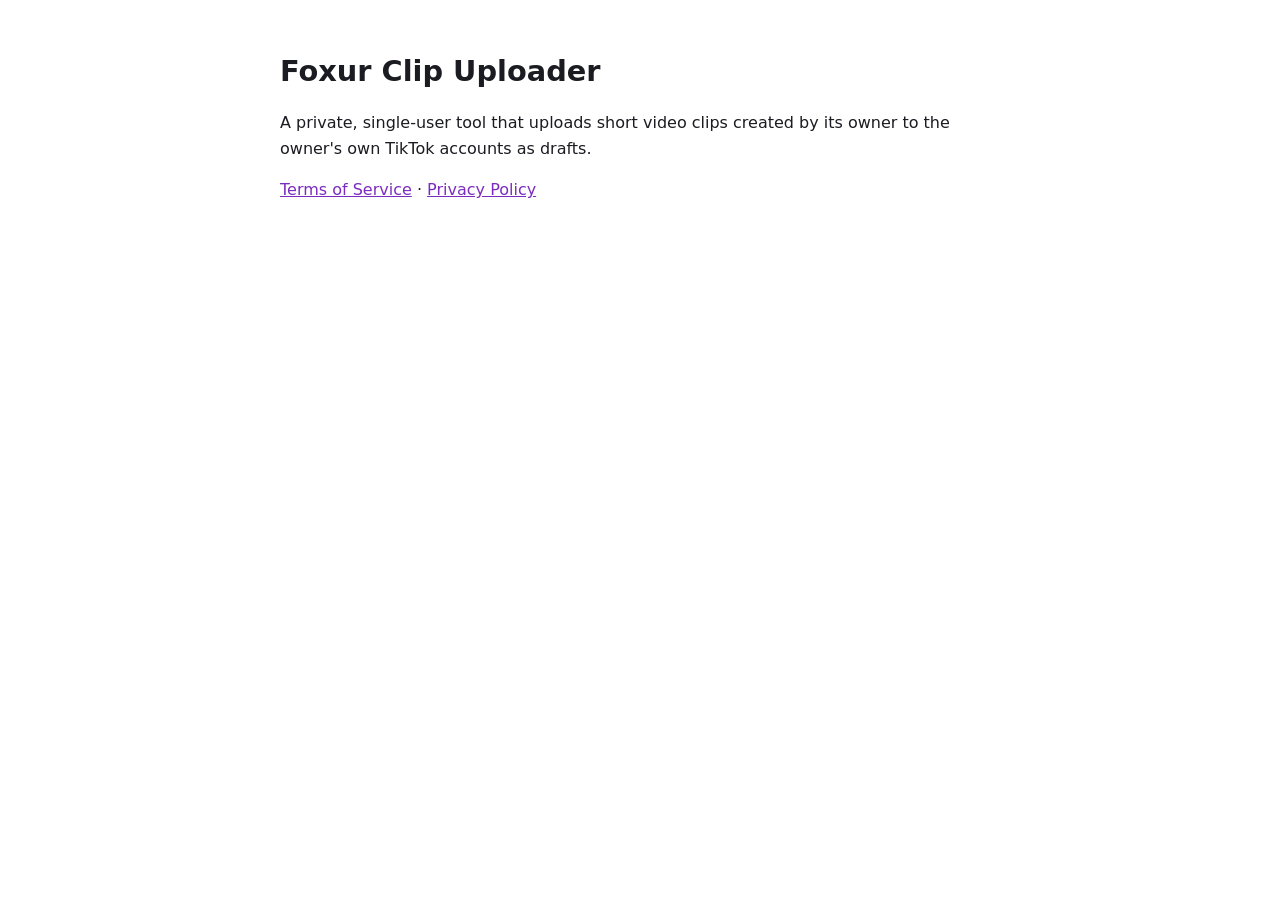
<file: index.html>
<!DOCTYPE html><html lang="en"><head><meta charset="utf-8"><meta name="viewport" content="width=device-width,initial-scale=1"><title>Foxur Clip Uploader</title><link rel="stylesheet" href="style.css"></head><body>
<h1>Foxur Clip Uploader</h1><p>A private, single-user tool that uploads short video clips created by its owner to the owner's own TikTok accounts as drafts.</p>
<p><a href="terms.html">Terms of Service</a> · <a href="privacy.html">Privacy Policy</a></p></body></html>
</file>
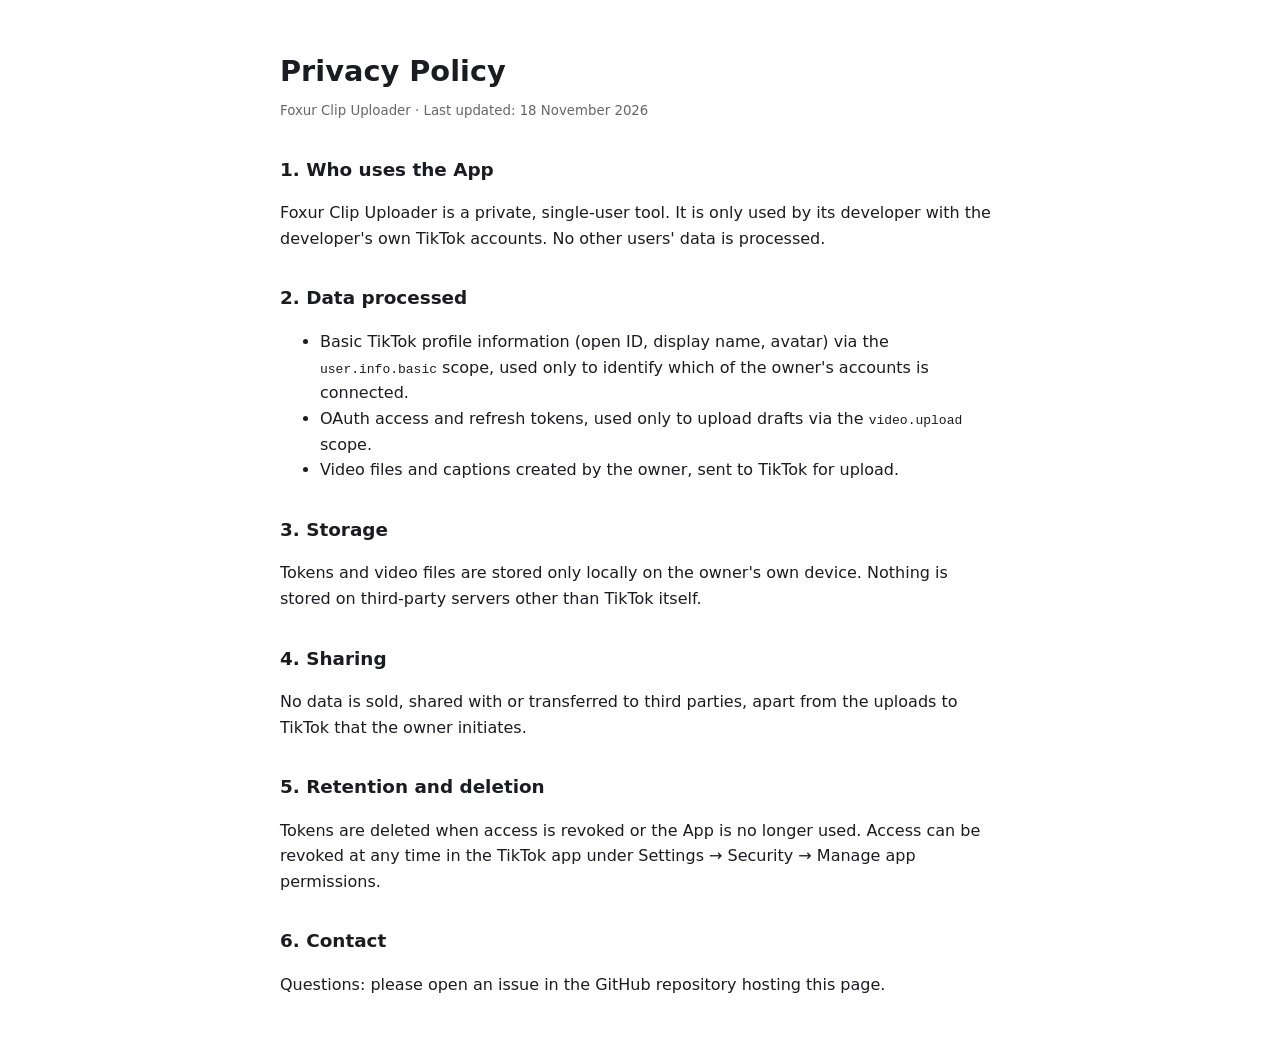
<file: privacy.html>
<!DOCTYPE html><html lang="en"><head><meta charset="utf-8"><meta name="viewport" content="width=device-width,initial-scale=1"><title>Privacy Policy – Foxur Clip Uploader</title><link rel="stylesheet" href="style.css"></head><body>
<h1>Privacy Policy</h1><small>Foxur Clip Uploader · Last updated: 18 November 2026</small>
<h2>1. Who uses the App</h2><p>Foxur Clip Uploader is a private, single-user tool. It is only used by its developer with the developer's own TikTok accounts. No other users' data is processed.</p>
<h2>2. Data processed</h2><ul><li>Basic TikTok profile information (open ID, display name, avatar) via the <code>user.info.basic</code> scope, used only to identify which of the owner's accounts is connected.</li><li>OAuth access and refresh tokens, used only to upload drafts via the <code>video.upload</code> scope.</li><li>Video files and captions created by the owner, sent to TikTok for upload.</li></ul>
<h2>3. Storage</h2><p>Tokens and video files are stored only locally on the owner's own device. Nothing is stored on third-party servers other than TikTok itself.</p>
<h2>4. Sharing</h2><p>No data is sold, shared with or transferred to third parties, apart from the uploads to TikTok that the owner initiates.</p>
<h2>5. Retention and deletion</h2><p>Tokens are deleted when access is revoked or the App is no longer used. Access can be revoked at any time in the TikTok app under Settings → Security → Manage app permissions.</p>
<h2>6. Contact</h2><p>Questions: please open an issue in the GitHub repository hosting this page.</p>
</body></html>
</file>
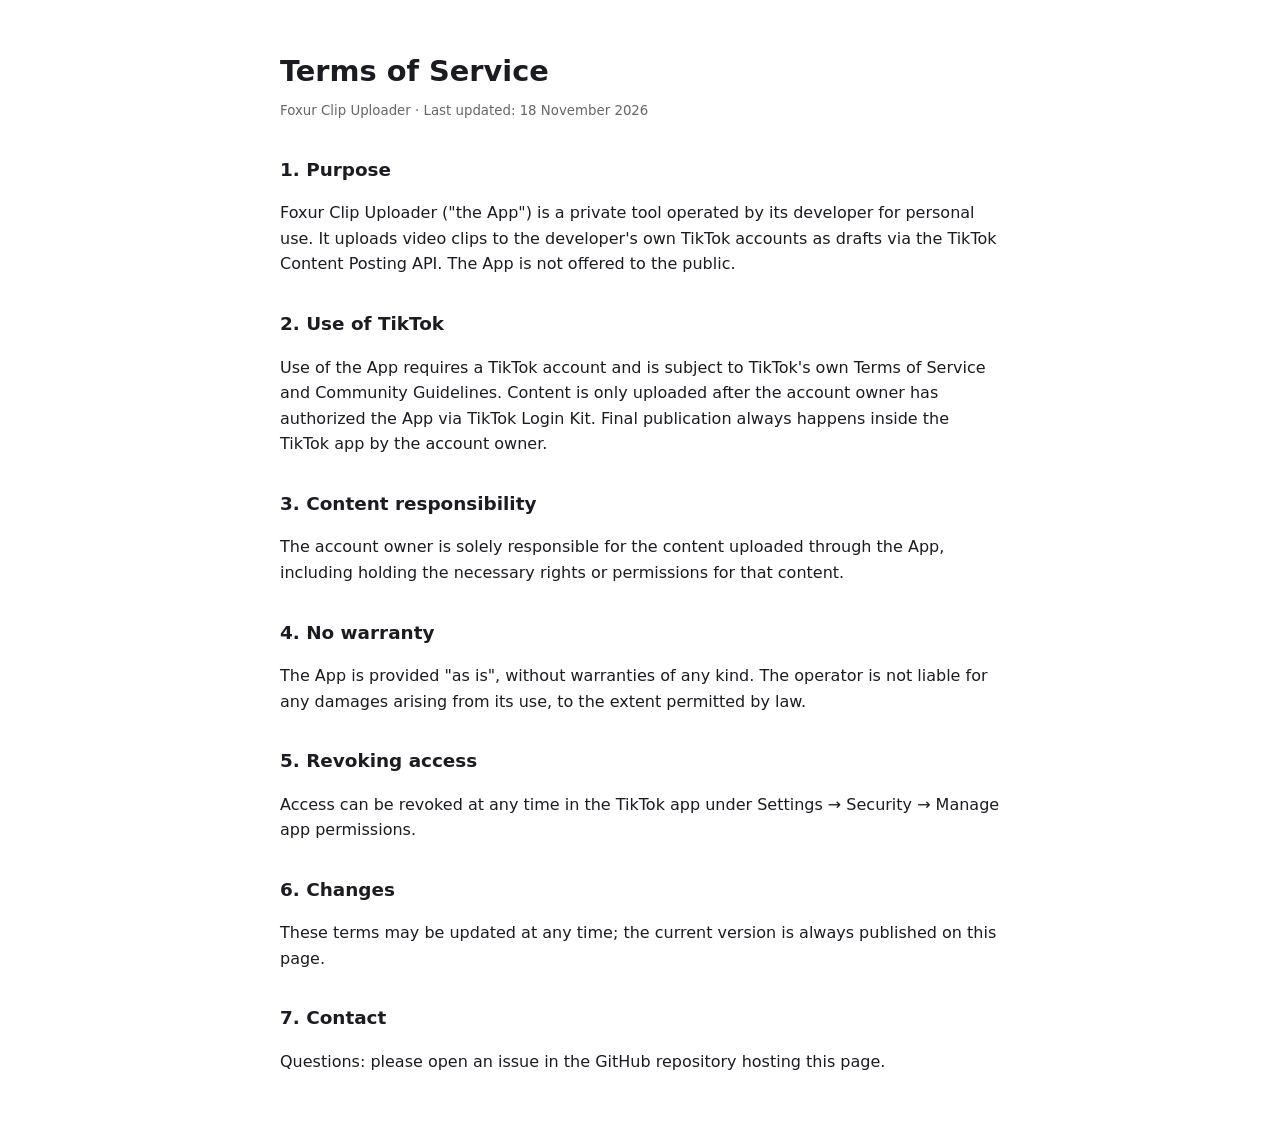
<file: terms.html>
<!DOCTYPE html><html lang="en"><head><meta charset="utf-8"><meta name="viewport" content="width=device-width,initial-scale=1"><title>Terms of Service – Foxur Clip Uploader</title><link rel="stylesheet" href="style.css"></head><body>
<h1>Terms of Service</h1><small>Foxur Clip Uploader · Last updated: 18 November 2026</small>
<h2>1. Purpose</h2><p>Foxur Clip Uploader ("the App") is a private tool operated by its developer for personal use. It uploads video clips to the developer's own TikTok accounts as drafts via the TikTok Content Posting API. The App is not offered to the public.</p>
<h2>2. Use of TikTok</h2><p>Use of the App requires a TikTok account and is subject to TikTok's own Terms of Service and Community Guidelines. Content is only uploaded after the account owner has authorized the App via TikTok Login Kit. Final publication always happens inside the TikTok app by the account owner.</p>
<h2>3. Content responsibility</h2><p>The account owner is solely responsible for the content uploaded through the App, including holding the necessary rights or permissions for that content.</p>
<h2>4. No warranty</h2><p>The App is provided "as is", without warranties of any kind. The operator is not liable for any damages arising from its use, to the extent permitted by law.</p>
<h2>5. Revoking access</h2><p>Access can be revoked at any time in the TikTok app under Settings → Security → Manage app permissions.</p>
<h2>6. Changes</h2><p>These terms may be updated at any time; the current version is always published on this page.</p>
<h2>7. Contact</h2><p>Questions: please open an issue in the GitHub repository hosting this page.</p>
</body></html>
</file>
<file: style.css>
body{font-family:system-ui,-apple-system,Segoe UI,Roboto,sans-serif;max-width:720px;margin:48px auto;padding:0 20px;line-height:1.6;color:#1b1b22}
h1{font-size:1.8rem;margin-bottom:.2rem}small{color:#666}h2{font-size:1.15rem;margin-top:2rem}a{color:#7b2cbf}
</file>
